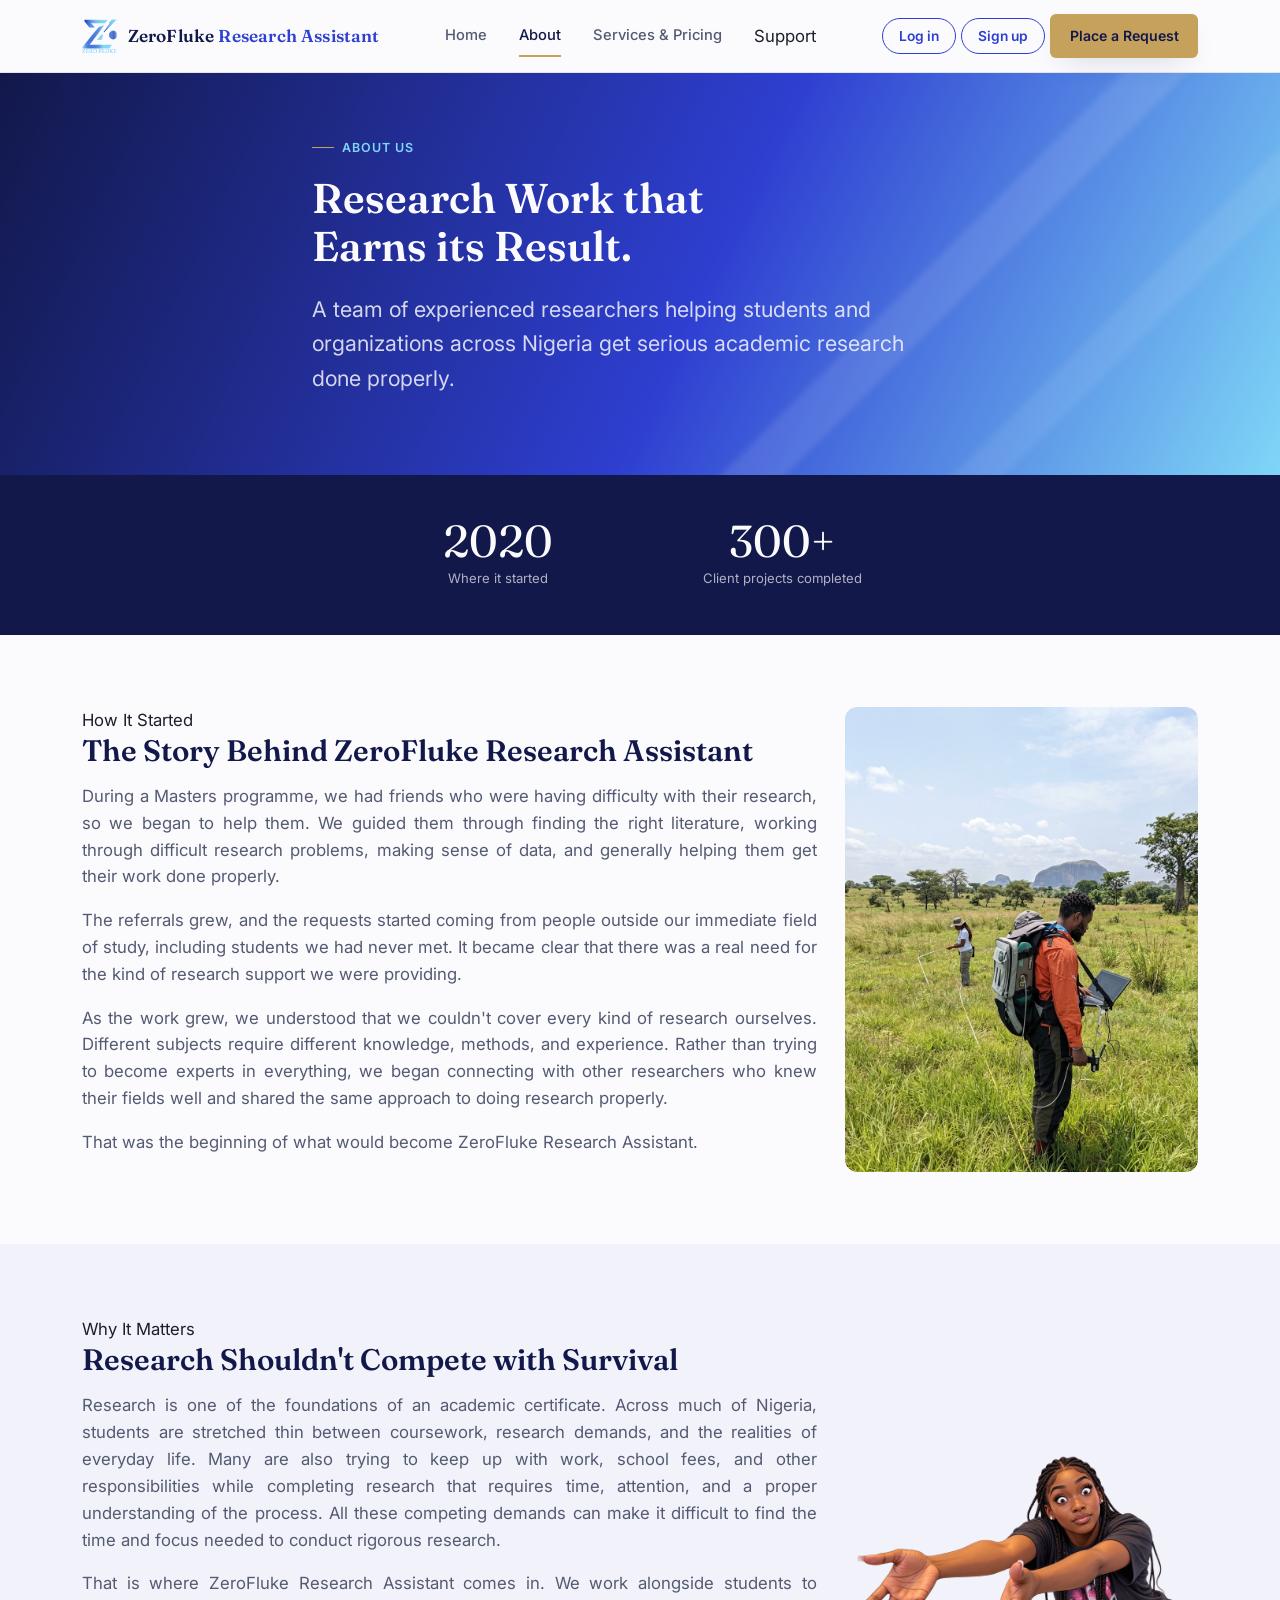
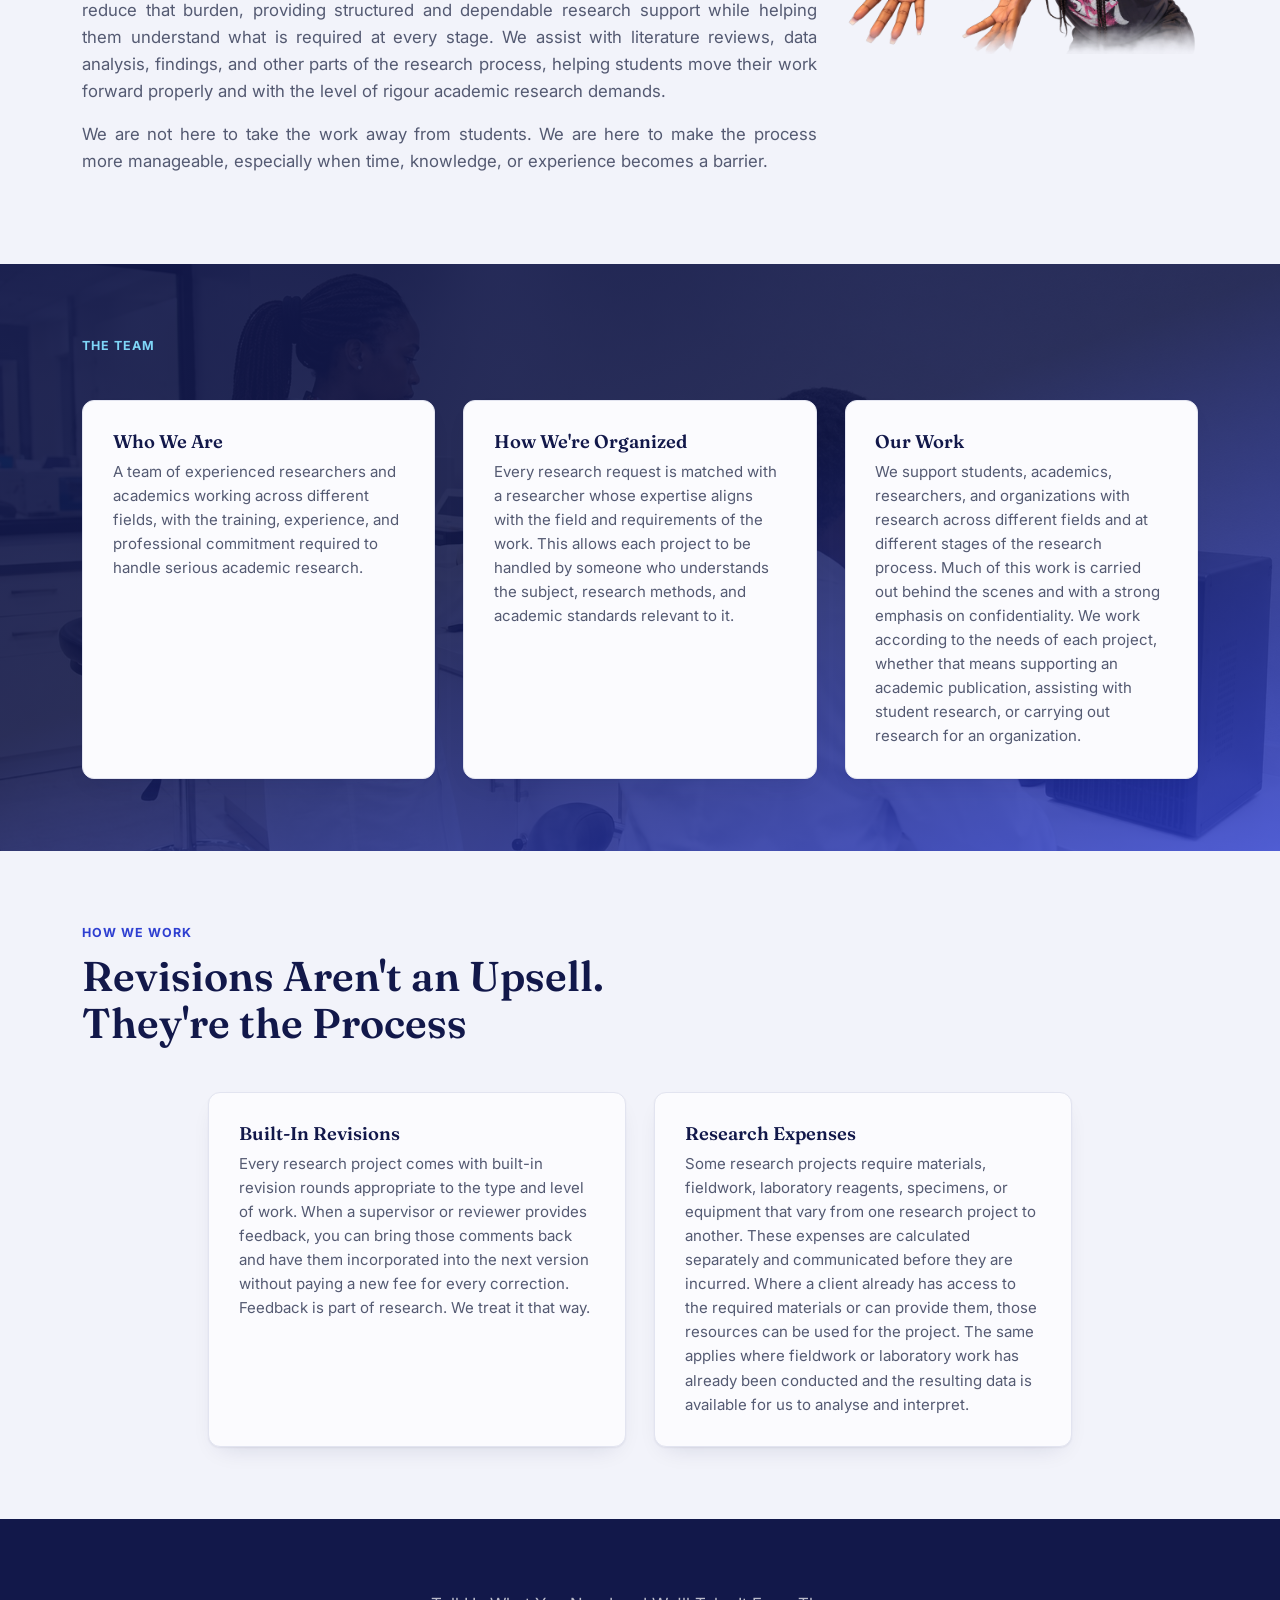
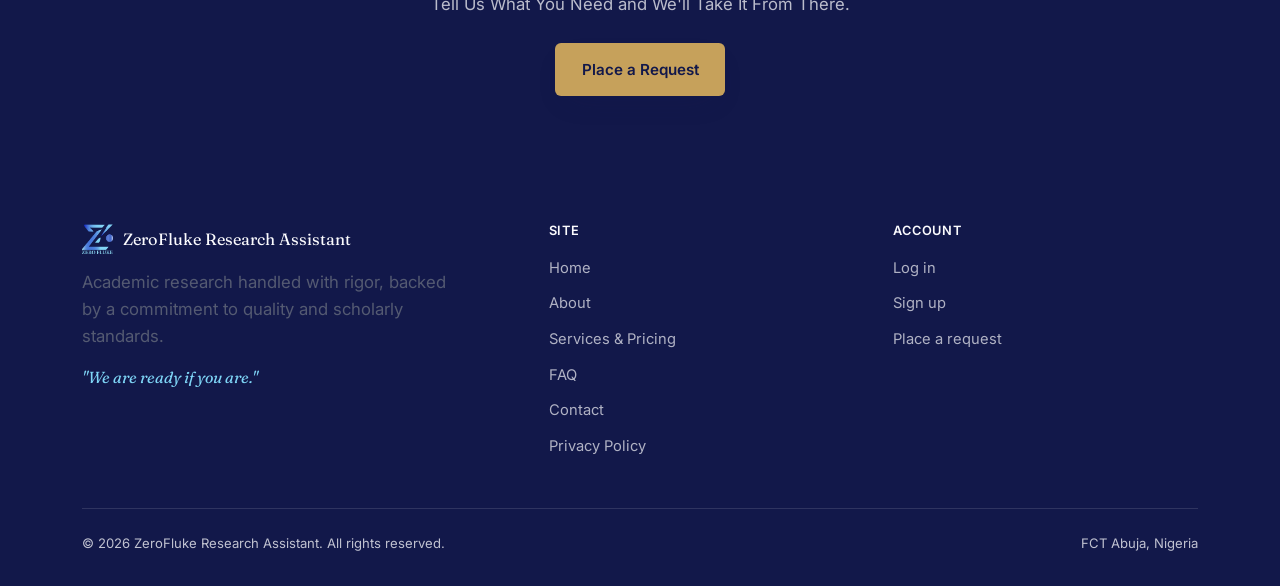
<file: about.html>
<!DOCTYPE html>
<html lang="en">
<head>
<meta charset="UTF-8">
<meta name="viewport" content="width=device-width, initial-scale=1.0">
<title>About | ZeroFluke Research Assistant</title>
<meta name="description" content="ZeroFluke Research Assistant grew from informal research help in 2020 into a 12-person team of postgraduate researchers who have completed over 200 client projects.">
<link rel="icon" href="assets/logo.png">
<link rel="preconnect" href="https://fonts.googleapis.com">
<link href="https://fonts.googleapis.com/css2?family=Fraunces:ital,wght@0,500;0,600;1,500&family=Inter:wght@400;500;600;700&display=swap" rel="stylesheet">
<link rel="stylesheet" href="css/style.css">
</head>
<body data-page="about">

<div data-include="partials/header.html"></div>

<section class="hero hero-plain" style="padding-block:3.5rem 3rem;">
  <div class="container hero-inner">
    <span class="eyebrow">About Us</span>
    <h1 style="font-size:var(--step-3);">Research Work that Earns its Result.</h1>
    <p class="lead">A team of experienced researchers helping students and organizations across Nigeria get serious academic research done properly.</p>
  </div>
</section>

<section class="section-dark section-tight">
  <div class="container">
    <div class="stat-grid stat-grid-2">
      <div class="stat-block">
        <span class="stat-num">2020</span>
        <span class="stat-label">Where it started</span>
      </div>
      <div class="stat-block">
        <span class="stat-num">300+</span>
        <span class="stat-label">Client projects completed</span>
      </div>
    </div>
  </div>
</section>

<section class="section">
  <div class="container">
    <div class="grid grid-3" style="align-items:stretch;">
      <div style="grid-column: span 2;text-align:justify;">
        <span class="kicker">How It Started</span>
        <h2 style="font-size:var(--step-2);">The Story Behind ZeroFluke Research Assistant</h2>
        <p>During a Masters programme, we had friends who were having difficulty with their research, so we began to help them. We guided them through finding the right literature, working through difficult research problems, making sense of data, and generally helping them get their work done properly.</p>
        <p>The referrals grew, and the requests started coming from people outside our immediate field of study, including students we had never met. It became clear that there was a real need for the kind of research support we were providing.</p>
        <p>As the work grew, we understood that we couldn't cover every kind of research ourselves. Different subjects require different knowledge, methods, and experience. Rather than trying to become experts in everything, we began connecting with other researchers who knew their fields well and shared the same approach to doing research properly.</p>
        <p>That was the beginning of what would become ZeroFluke Research Assistant.</p>
      </div>
      <div class="img-placeholder has-photo" style="aspect-ratio:auto;height:100%;min-height:22rem;">
        <img src="assets/photos/fieldwork-research.jpg" alt="Research fieldwork in progress" class="section-photo">
      </div>
    </div>
  </div>
</section>

<section class="section section-alt">
  <div class="container">
    <div class="grid grid-3" style="align-items:center;">
      <div style="grid-column: span 2;text-align:justify;">
        <span class="kicker">Why It Matters</span>
        <h2 style="font-size:var(--step-2);">Research Shouldn't Compete with Survival</h2>
        <p>Research is one of the foundations of an academic certificate. Across much of Nigeria, students are stretched thin between coursework, research demands, and the realities of everyday life. Many are also trying to keep up with work, school fees, and other responsibilities while completing research that requires time, attention, and a proper understanding of the process. All these competing demands can make it difficult to find the time and focus needed to conduct rigorous research.</p>
        <p>That is where ZeroFluke Research Assistant comes in. We work alongside students to reduce that burden, providing structured and dependable research support while helping them understand what is required at every stage. We assist with literature reviews, data analysis, findings, and other parts of the research process, helping students move their work forward properly and with the level of rigour academic research demands.</p>
        <p>We are not here to take the work away from students. We are here to make the process more manageable, especially when time, knowledge, or experience becomes a barrier.</p>
      </div>
      <div>
        <img src="assets/photos/why-it-matters.png" alt="Illustration representing ZeroFluke reaching out to support students" style="width:100%;height:auto;display:block;">
      </div>
    </div>
  </div>
</section>

<section class="how-it-works-photo team-photo-section">
  <img src="assets/photos/lab-research.jpg" alt="ZeroFluke researchers reviewing lab equipment and quality-control software" class="hiw-bg-photo">
  <div class="hiw-overlay"></div>
  <div class="container hiw-inner">
    <div class="section-head">
      <span class="kicker">The Team</span>
    </div>
    <div class="grid grid-3">
      <div class="card">
        <h3>Who We Are</h3>
        <p>A team of experienced researchers and academics working across different fields, with the training, experience, and professional commitment required to handle serious academic research.</p>
      </div>
      <div class="card">
        <h3>How We're Organized</h3>
        <p>Every research request is matched with a researcher whose expertise aligns with the field and requirements of the work. This allows each project to be handled by someone who understands the subject, research methods, and academic standards relevant to it.</p>
      </div>
      <div class="card">
        <h3>Our Work</h3>
        <p>We support students, academics, researchers, and organizations with research across different fields and at different stages of the research process. Much of this work is carried out behind the scenes and with a strong emphasis on confidentiality. We work according to the needs of each project, whether that means supporting an academic publication, assisting with student research, or carrying out research for an organization.</p>
      </div>
    </div>
  </div>
</section>

<section class="section section-alt">
  <div class="container">
    <div class="section-head">
      <span class="kicker">How We Work</span>
      <h2>Revisions Aren't an Upsell. They're the Process</h2>
    </div>
    <div class="grid grid-2">
      <div class="card">
        <h3>Built-In Revisions</h3>
        <p>Every research project comes with built-in revision rounds appropriate to the type and level of work. When a supervisor or reviewer provides feedback, you can bring those comments back and have them incorporated into the next version without paying a new fee for every correction. Feedback is part of research. We treat it that way.</p>
      </div>
      <div class="card">
        <h3>Research Expenses</h3>
        <p>Some research projects require materials, fieldwork, laboratory reagents, specimens, or equipment that vary from one research project to another. These expenses are calculated separately and communicated before they are incurred. Where a client already has access to the required materials or can provide them, those resources can be used for the project. The same applies where fieldwork or laboratory work has already been conducted and the resulting data is available for us to analyse and interpret.</p>
      </div>
    </div>
  </div>
</section>

<section class="section section-dark">
  <div class="container text-center">
    <p style="max-width:44ch;margin-inline:auto;">Tell Us What You Need and We'll Take It From There.</p>
    <a href="order.html" class="btn btn-primary" style="margin-top:0.5rem;">Place a Request</a>
  </div>
</section>

<div data-include="partials/footer.html"></div>
<script src="js/main.js"></script>
</body>
</html>
</file>
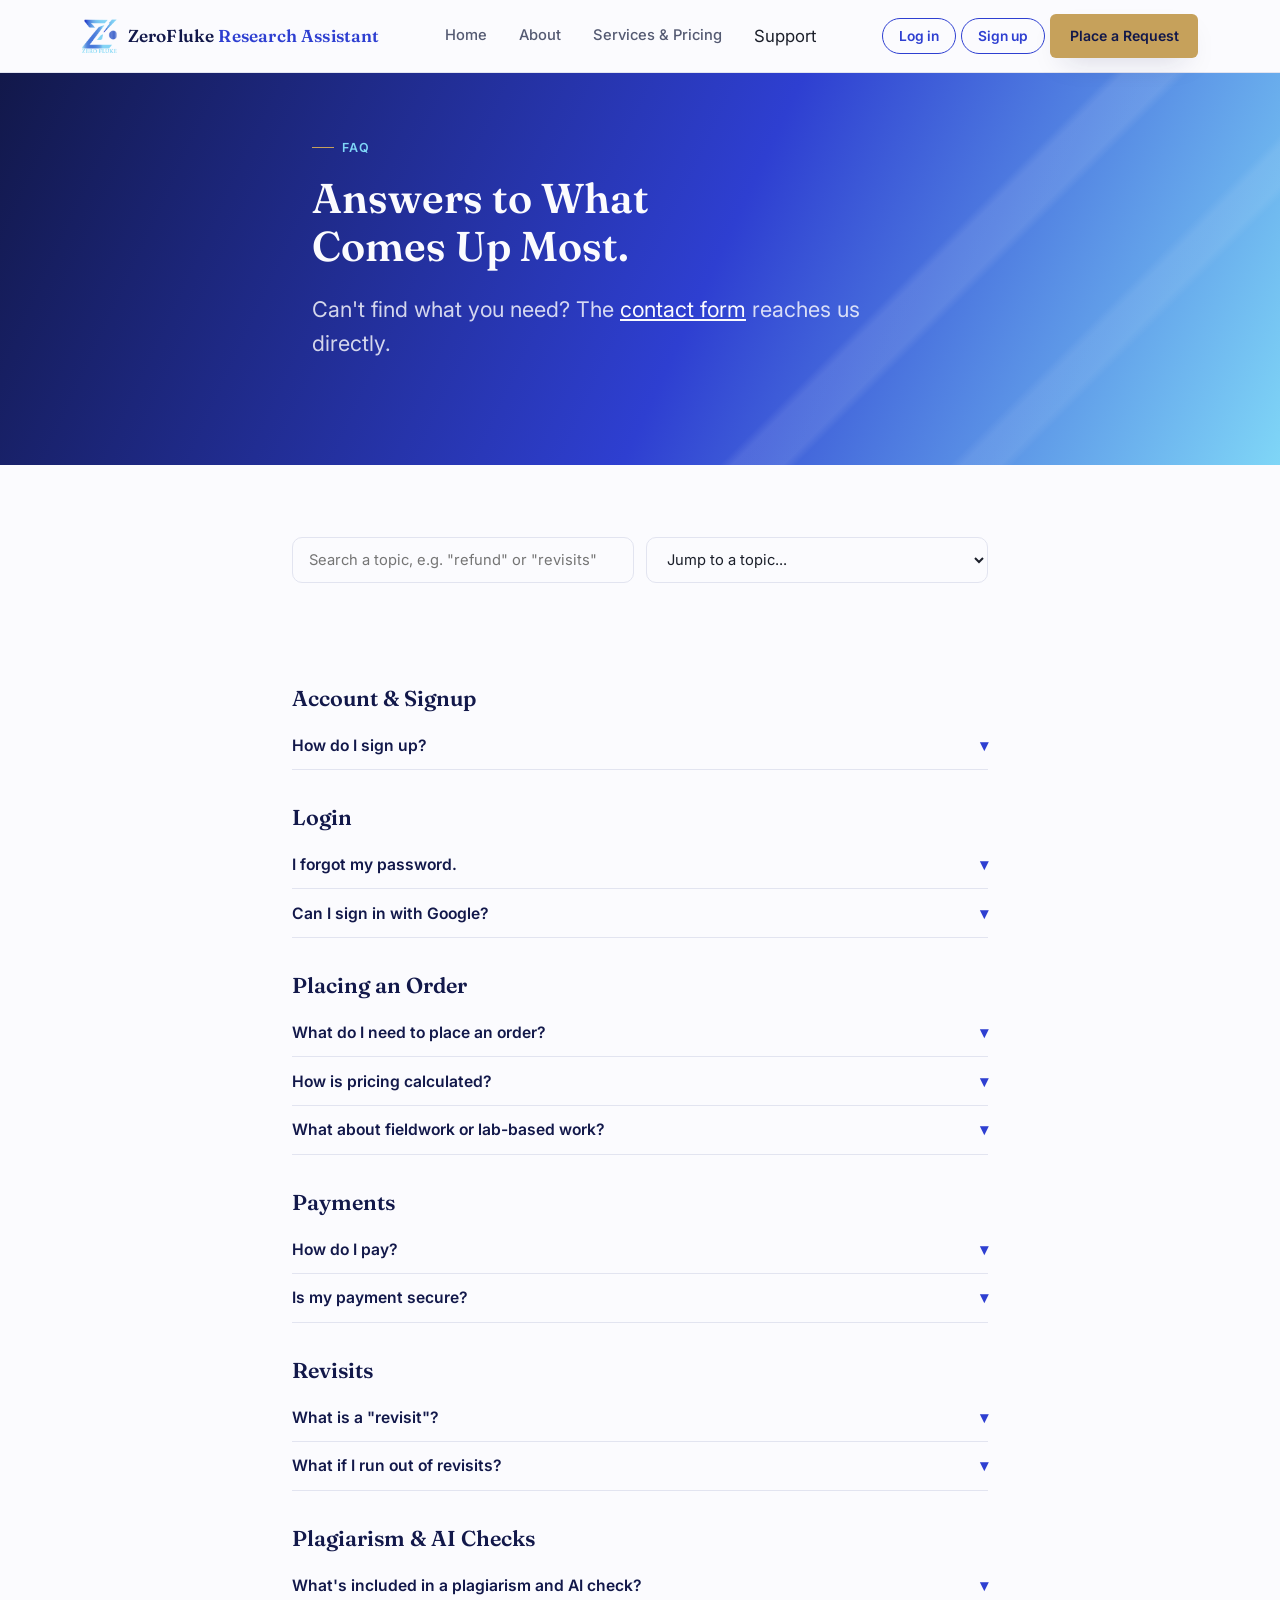
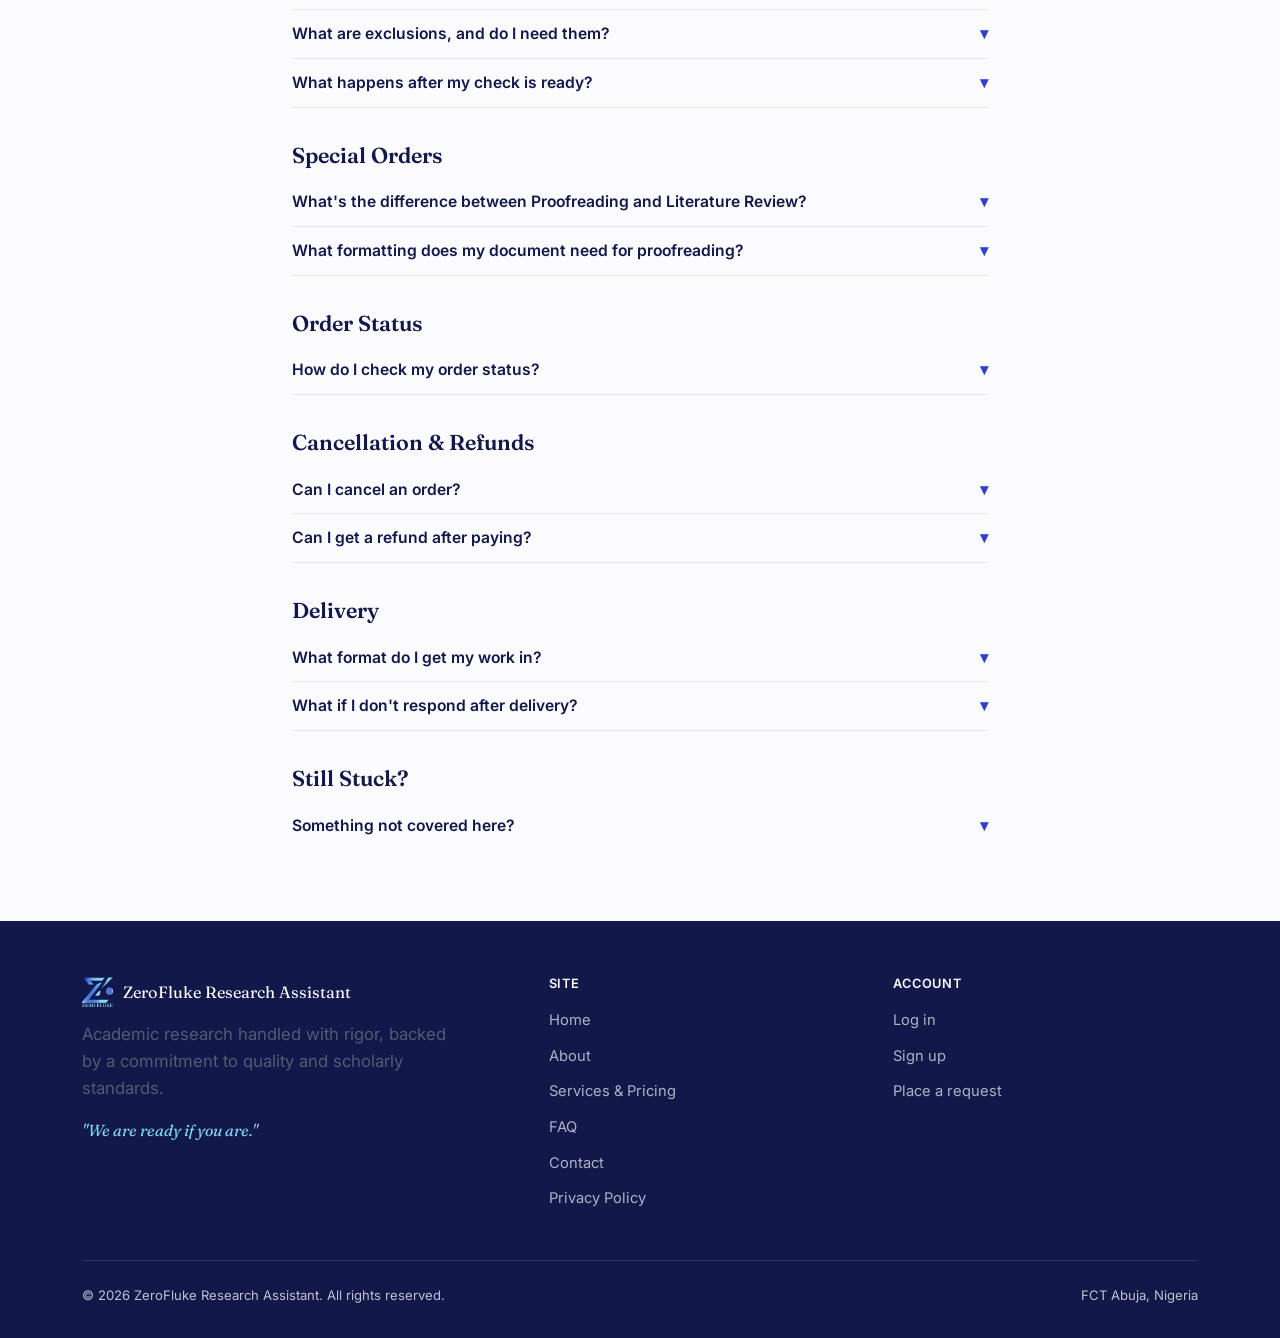
<file: faq.html>
<!DOCTYPE html>
<html lang="en">
<head>
<meta charset="UTF-8">
<meta name="viewport" content="width=device-width, initial-scale=1.0">
<title>FAQ | ZeroFluke Research Assistant</title>
<link rel="icon" href="assets/logo.png">
<link rel="preconnect" href="https://fonts.googleapis.com">
<link href="https://fonts.googleapis.com/css2?family=Fraunces:ital,wght@0,500;0,600;1,500&family=Inter:wght@400;500;600;700&display=swap" rel="stylesheet">
<link rel="stylesheet" href="css/style.css">
</head>
<body data-page="faq">

<div data-include="partials/header.html"></div>

<section class="hero hero-plain" style="padding-block:3.5rem 4.5rem;">
  <div class="container hero-inner">
    <span class="eyebrow">FAQ</span>
    <h1 style="font-size:var(--step-3);">Answers to What Comes Up Most.</h1>
    <p class="lead">Can't find what you need? The <a href="contact.html" style="color:var(--paper);text-decoration:underline;">contact form</a> reaches us directly.</p>
  </div>
</section>

<section class="section" style="padding-bottom:0;">
  <div class="container" style="max-width:760px;">
    <div class="faq-search-row">
      <input type="text" id="faqSearch" placeholder="Search a topic, e.g. &quot;refund&quot; or &quot;revisits&quot;">
      <select id="faqJump">
        <option value="">Jump to a topic...</option>
      </select>
    </div>
    <p class="field-hint" id="faqNoResults" style="display:none;">No matching topics. Try a different word, or use the contact form below.</p>
  </div>
</section>

<section class="section">
  <div class="container" style="max-width:760px;">

    <div class="faq-category">
      <h2>Account &amp; Signup</h2>

      <div class="faq-item">
        <button class="faq-question">How do I sign up?<span class="faq-caret">&#9662;</span></button>
        <div class="faq-answer">Fill in the signup form with your name, email, phone number, and password, then confirm your password. A verification link will be sent to your registered email. Click the link to verify your account, then log in using your email and password.</div>
      </div>
    </div>

    <div class="faq-category">
      <h2>Login</h2>

      <div class="faq-item">
        <button class="faq-question">I forgot my password.<span class="faq-caret">&#9662;</span></button>
        <div class="faq-answer">Use "Forgot password" on the login page for a reset link sent to your email.</div>
      </div>

      <div class="faq-item">
        <button class="faq-question">Can I sign in with Google?<span class="faq-caret">&#9662;</span></button>
        <div class="faq-answer">Yes. If it's your first time signing up with Google, you'll be asked to provide a phone number to finish setting up your account. After that, signing in with Google is instant.</div>
      </div>
    </div>

    <div class="faq-category">
      <h2>Placing an Order</h2>

      <div class="faq-item">
        <button class="faq-question">What do I need to place an order?<span class="faq-caret">&#9662;</span></button>
        <div class="faq-answer">Your academic level, field/programme, topic, referencing style, how many revisits you'd like, and your preferred deadline. Pricing updates live as you fill it in.</div>
      </div>

      <div class="faq-item">
        <button class="faq-question">How is pricing calculated?<span class="faq-caret">&#9662;</span></button>
        <div class="faq-answer">Each academic level has a base price and a standard number of included revisits. Extra revisits cost a flat fee each. Asking for the work sooner than our standard timeline adds a percentage of the base price per day earlier, but never below a minimum turnaround floor.</div>
      </div>

      <div class="faq-item">
        <button class="faq-question">What about fieldwork or lab-based work?<span class="faq-caret">&#9662;</span></button>
        <div class="faq-answer">Flag it as science-based work on the order form. That part is quoted separately, since costs vary a lot case by case, and the cost would be provided via your registered email after a market survey. If you already have the required materials or samples, you're welcome to provide them yourself. The same applies if your fieldwork or lab work is already being carried out elsewhere, you can share the results with us as they become available. Once we send you the cost details, you can reply and let us know which option works best for you.</div>
      </div>
    </div>

    <div class="faq-category">
      <h2>Payments</h2>

      <div class="faq-item">
        <button class="faq-question">How do I pay?<span class="faq-caret">&#9662;</span></button>
        <div class="faq-answer">We accept a 70% upfront payment, with the balance due before final delivery, or full payment upfront for a small discount.</div>
      </div>

      <div class="faq-item">
        <button class="faq-question">Is my payment secure?<span class="faq-caret">&#9662;</span></button>
        <div class="faq-answer">Yes, all payments are processed through Paystack.</div>
      </div>
    </div>

    <div class="faq-category">
      <h2>Revisits</h2>

      <div class="faq-item">
        <button class="faq-question">What is a "revisit"?<span class="faq-caret">&#9662;</span></button>
        <div class="faq-answer">A revisit is when we make corrections and edits to your work based on feedback you upload, most commonly your supervisor's comments, though any feedback you receive works the same way. Each academic level comes with a set number of revisits included.</div>
      </div>

      <div class="faq-item">
        <button class="faq-question">What if I run out of revisits?<span class="faq-caret">&#9662;</span></button>
        <div class="faq-answer">You can top up more revisits at any point while your order is ongoing, at a flat fee per revisit.</div>
      </div>
    </div>

    <div class="faq-category">
      <h2>Plagiarism &amp; AI Checks</h2>

      <div class="faq-item">
        <button class="faq-question">What's included in a plagiarism and AI check?<span class="faq-caret">&#9662;</span></button>
        <div class="faq-answer">You can request a plagiarism check, an AI detection check, or both together. Results are usually ready within 2 hours, and never take longer than 12 hours.</div>
      </div>

      <div class="faq-item">
        <button class="faq-question">What are exclusions, and do I need them?<span class="faq-caret">&#9662;</span></button>
        <div class="faq-answer">Exclusions let you leave out sections like your bibliography, direct quotes, or preliminary pages from the plagiarism scan, matching what your university's policy allows. Check your school's handbook if you're not sure.</div>
      </div>

      <div class="faq-item">
        <button class="faq-question">What happens after my check is ready?<span class="faq-caret">&#9662;</span></button>
        <div class="faq-answer">Your dashboard will show the report as ready, with a download button for your report. You can request an update at any time while it's in progress.</div>
      </div>
    </div>

    <div class="faq-category">
      <h2>Special Orders</h2>

      <div class="faq-item">
        <button class="faq-question">What's the difference between Proofreading and Literature Review?<span class="faq-caret">&#9662;</span></button>
        <div class="faq-answer">Proofreading is for a document you've already written, priced by page count. Literature Review is a standalone review of existing works on your topic, priced by how many works you'd like reviewed.</div>
      </div>

      <div class="faq-item">
        <button class="faq-question">What formatting does my document need for proofreading?<span class="faq-caret">&#9662;</span></button>
        <div class="faq-answer">Times New Roman, 12pt, double spaced. Documents that don't meet this may be retained while we follow up with you.</div>
      </div>
    </div>

    <div class="faq-category">
      <h2>Order Status</h2>

      <div class="faq-item">
        <button class="faq-question">How do I check my order status?<span class="faq-caret">&#9662;</span></button>
        <div class="faq-answer">Your <a href="dashboard.html">dashboard</a> lists every order you've placed with its current status: Request Pending (awaiting payment), Ongoing, Completed, or Cancelled.</div>
      </div>
    </div>

    <div class="faq-category">
      <h2>Cancellation &amp; Refunds</h2>

      <div class="faq-item">
        <button class="faq-question">Can I cancel an order?<span class="faq-caret">&#9662;</span></button>
        <div class="faq-answer">Yes, if you haven't paid yet, you can cancel it directly from your dashboard at no cost.</div>
      </div>

      <div class="faq-item">
        <button class="faq-question">Can I get a refund after paying?<span class="faq-caret">&#9662;</span></button>
        <div class="faq-answer">Yes, within 3 days of your payment, you can withdraw and request a refund directly from your dashboard, minus a small deduction. This only applies to your original upfront or full payment, not later balance payments.</div>
      </div>
    </div>

    <div class="faq-category">
      <h2>Delivery</h2>

      <div class="faq-item">
        <button class="faq-question">What format do I get my work in?<span class="faq-caret">&#9662;</span></button>
        <div class="faq-answer">Interim drafts come as PDF. Final delivered work comes in both Word and PDF.</div>
      </div>

      <div class="faq-item">
        <button class="faq-question">What if I don't respond after delivery?<span class="faq-caret">&#9662;</span></button>
        <div class="faq-answer">If you don't mark the work satisfactory within a set number of days after delivery, the order automatically completes.</div>
      </div>
    </div>

    <div class="faq-category" style="margin-bottom:0;">
      <h2>Still Stuck?</h2>
      <div class="faq-item" style="border-bottom:none;">
        <button class="faq-question">Something not covered here?<span class="faq-caret">&#9662;</span></button>
        <div class="faq-answer">Use the <a href="contact.html">contact form</a>, we reply personally, usually within 1 to 2 business days.</div>
      </div>
    </div>

  </div>
</section>

<div data-include="partials/footer.html"></div>
<script src="js/main.js"></script>
<script>
  document.querySelectorAll(".faq-question").forEach(function (btn) {
    btn.addEventListener("click", function () {
      btn.closest(".faq-item").classList.toggle("open");
    });
  });

  // Give every item and category a stable, findable id, and build the
  // "Jump to a topic" dropdown from the actual page content rather than a
  // hardcoded list, so it can never drift out of sync with the real FAQ.
  (function setupFaqSearchAndJump() {
    const jumpSelect = document.getElementById("faqJump");
    const searchInput = document.getElementById("faqSearch");
    const noResults = document.getElementById("faqNoResults");
    let itemIndex = 0;

    document.querySelectorAll(".faq-category").forEach(function (category) {
      const categoryName = category.querySelector("h2").textContent;
      const categoryGroup = document.createElement("optgroup");
      categoryGroup.label = categoryName;

      category.querySelectorAll(".faq-item").forEach(function (item) {
        const questionBtn = item.querySelector(".faq-question");
        const questionText = questionBtn.childNodes[0].textContent.trim();
        const id = "faq-item-" + (itemIndex++);
        item.id = id;

        const option = document.createElement("option");
        option.value = id;
        option.textContent = questionText;
        categoryGroup.appendChild(option);
      });

      jumpSelect.appendChild(categoryGroup);
    });

    jumpSelect.addEventListener("change", function () {
      const id = jumpSelect.value;
      if (!id) return;
      const target = document.getElementById(id);
      target.classList.add("open");
      target.scrollIntoView({ behavior: "smooth", block: "center" });
      jumpSelect.value = "";
    });

    searchInput.addEventListener("input", function () {
      const query = searchInput.value.trim().toLowerCase();
      let anyVisible = false;

      document.querySelectorAll(".faq-category").forEach(function (category) {
        let categoryHasMatch = false;

        category.querySelectorAll(".faq-item").forEach(function (item) {
          const text = item.textContent.toLowerCase();
          const matches = !query || text.includes(query);
          item.style.display = matches ? "" : "none";
          if (matches) {
            categoryHasMatch = true;
            anyVisible = true;
            if (query) item.classList.add("open");
          }
        });

        category.style.display = categoryHasMatch ? "" : "none";
      });

      noResults.style.display = anyVisible ? "none" : "block";
    });
  })();
</script>
</body>
</html>
</file>
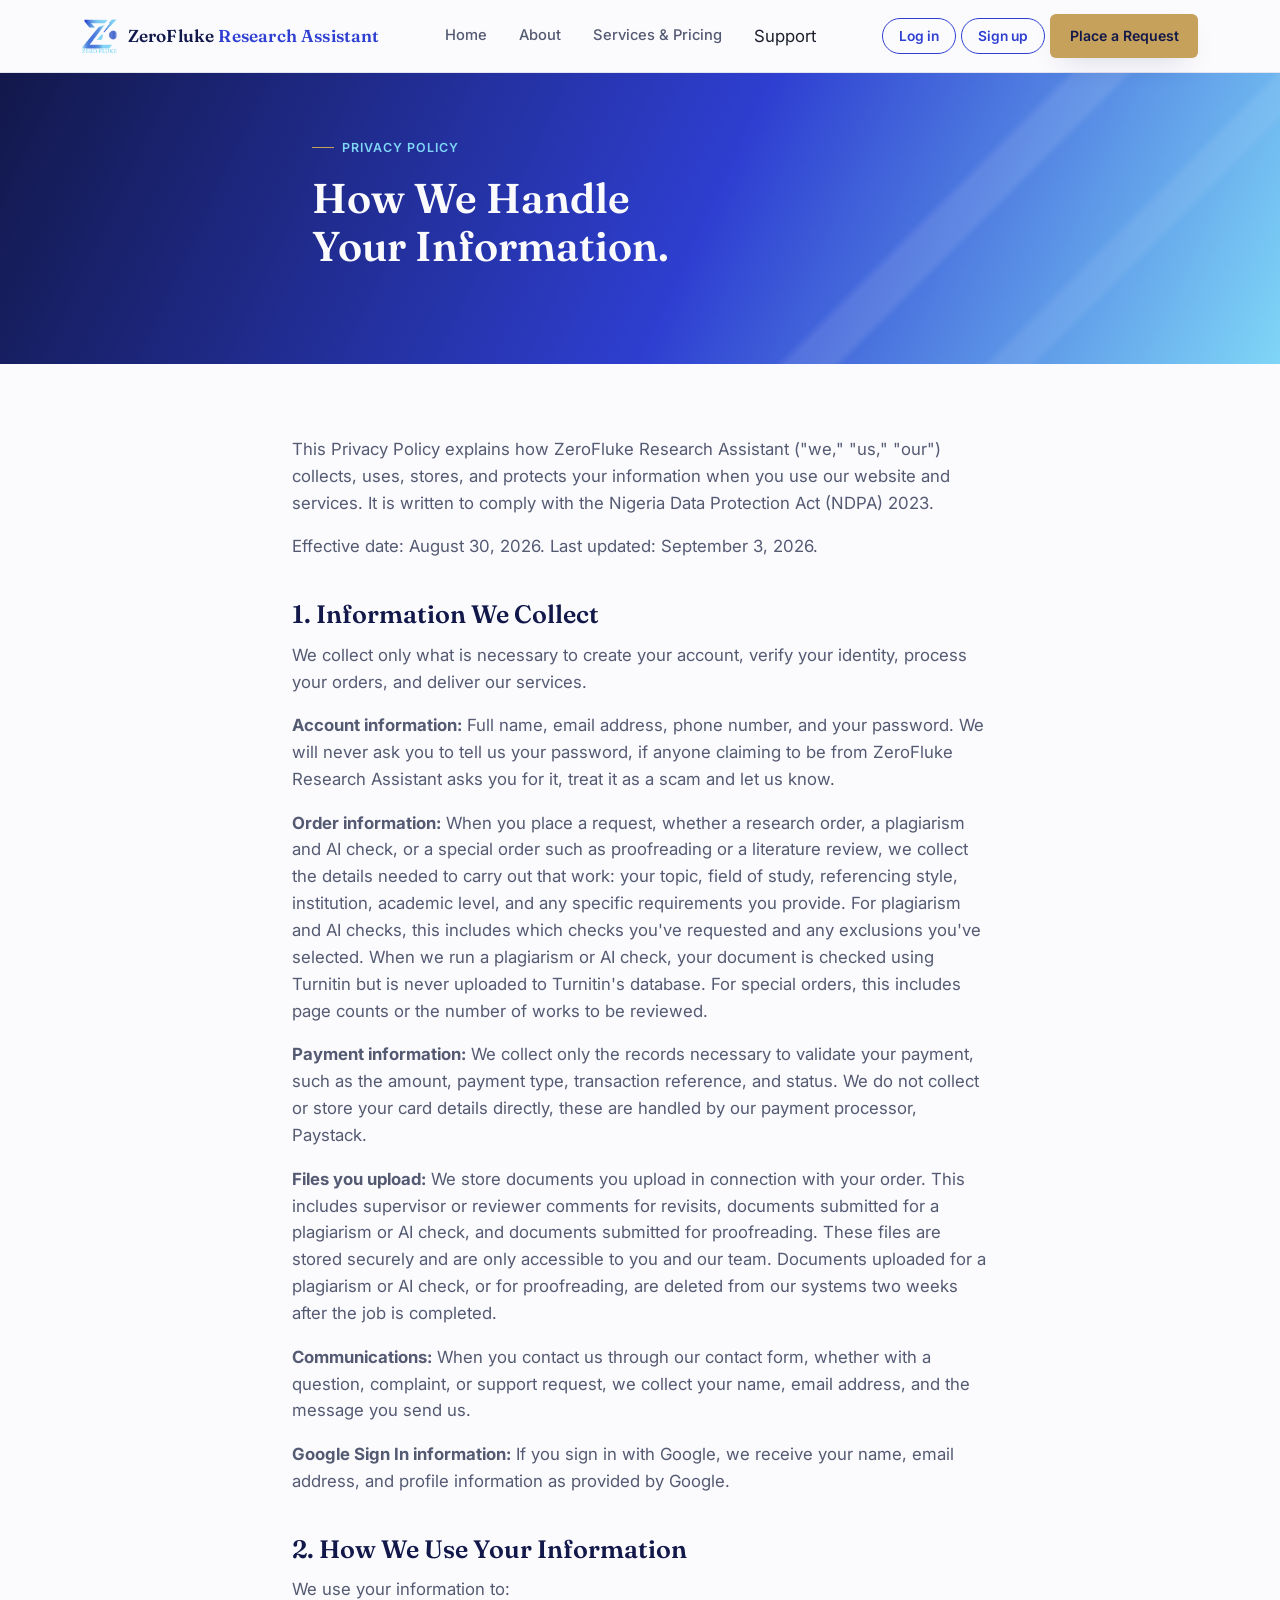
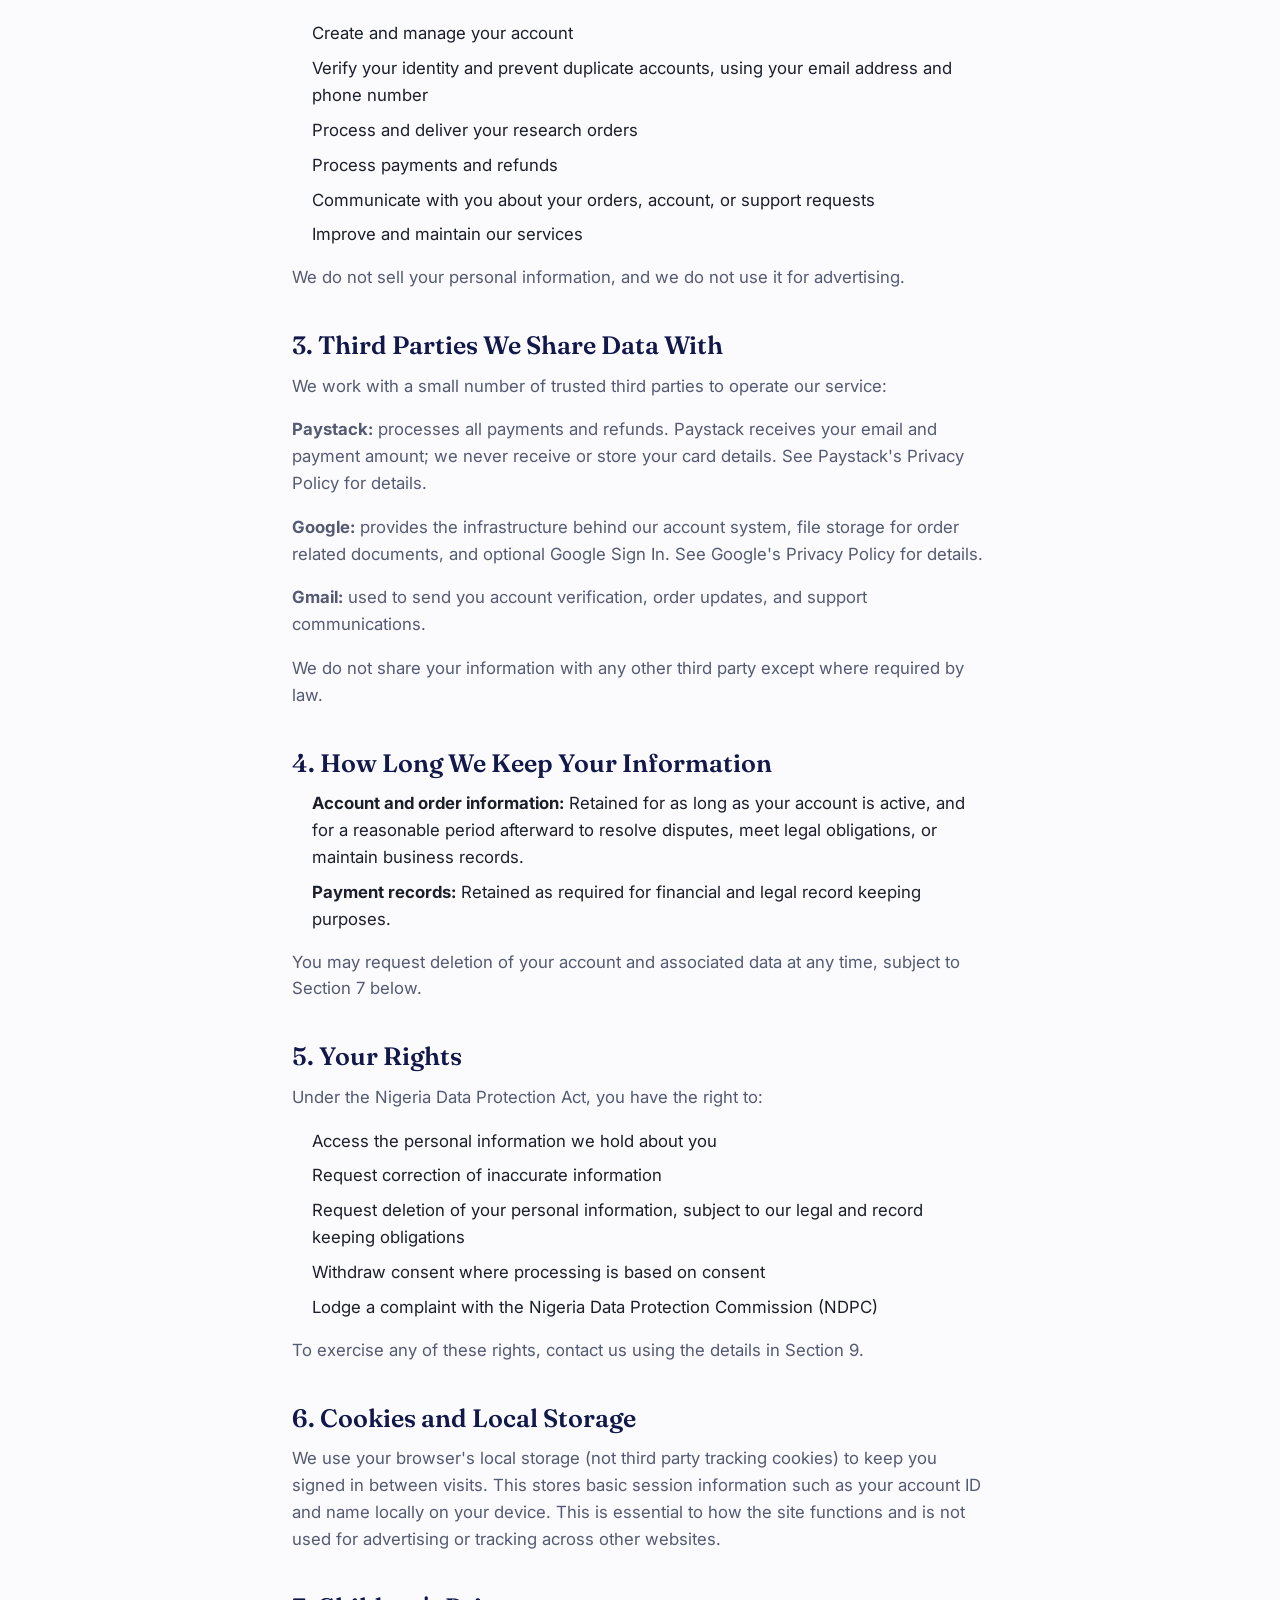
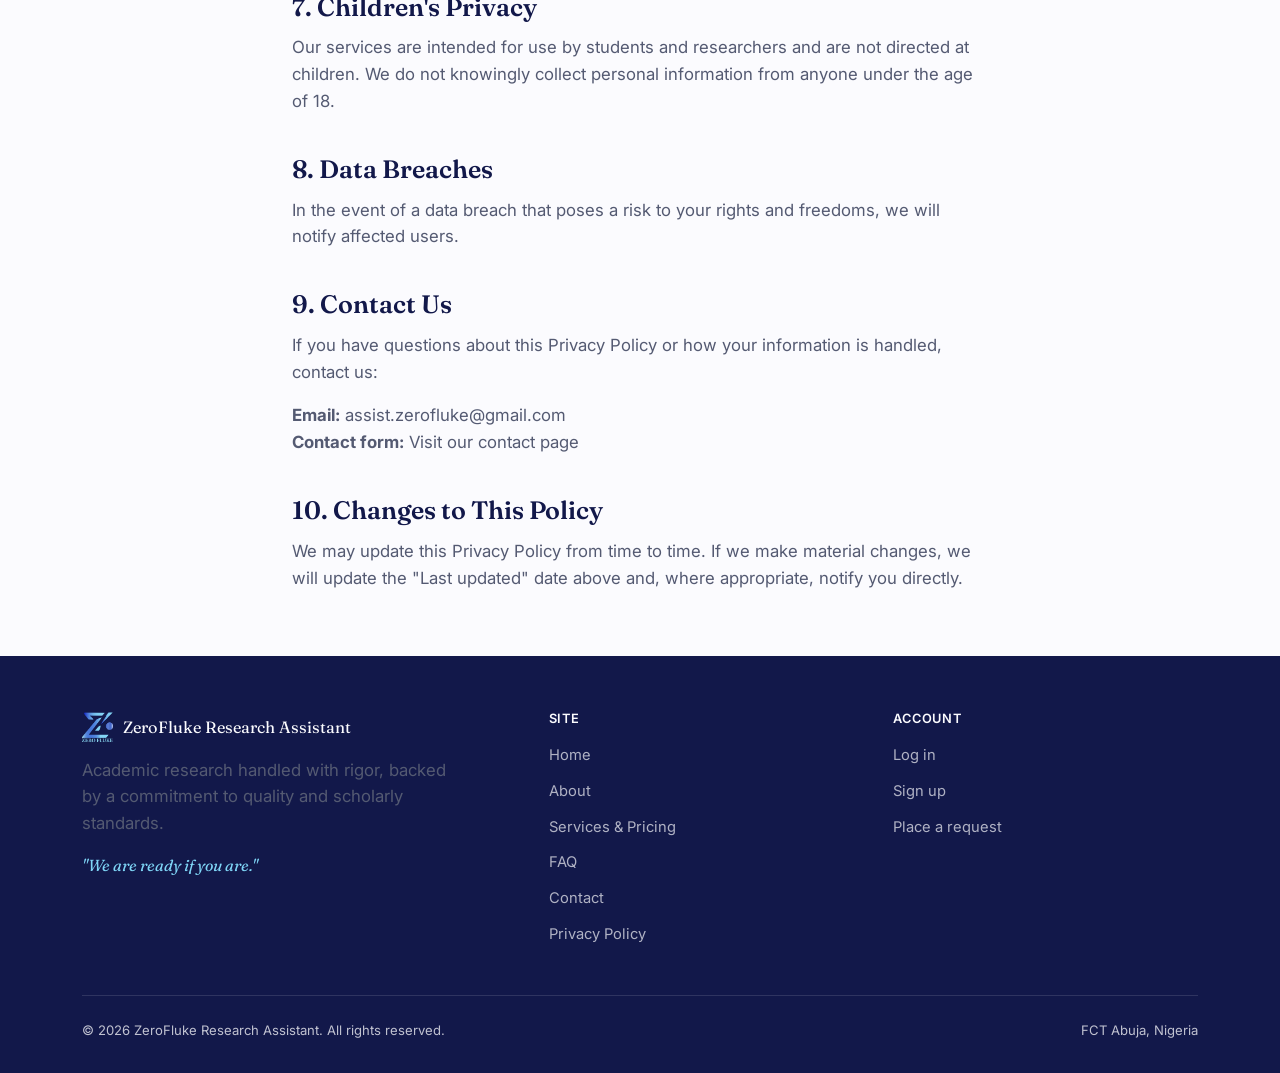
<file: privacy-policy.html>
<!DOCTYPE html>
<html lang="en">
<head>
<meta charset="UTF-8">
<meta name="viewport" content="width=device-width, initial-scale=1.0">
<title>Privacy Policy | ZeroFluke Research Assistant</title>
<link rel="icon" href="assets/logo.png">
<link rel="preconnect" href="https://fonts.googleapis.com">
<link href="https://fonts.googleapis.com/css2?family=Fraunces:ital,wght@0,500;0,600;1,500&family=Inter:wght@400;500;600;700&display=swap" rel="stylesheet">
<link rel="stylesheet" href="css/style.css">
</head>
<body data-page="privacy-policy">

<div data-include="partials/header.html"></div>

<section class="hero hero-plain" style="padding-block:3.5rem 4.5rem;">
  <div class="container hero-inner">
    <span class="eyebrow">Privacy Policy</span>
    <h1 style="font-size:var(--step-3);">How We Handle Your Information.</h1>
  </div>
</section>

<section class="section" style="padding-bottom:3rem;">
  <div class="container" style="max-width:760px;">

    <p>This Privacy Policy explains how ZeroFluke Research Assistant ("we," "us," "our") collects, uses, stores, and protects your information when you use our website and services. It is written to comply with the Nigeria Data Protection Act (NDPA) 2023.</p>

    <p>Effective date: August 30, 2026. Last updated: September 3, 2026.</p>

    <h2 style="margin-top:2.5rem;">1. Information We Collect</h2>
    <p>We collect only what is necessary to create your account, verify your identity, process your orders, and deliver our services.</p>
    <p><strong>Account information:</strong> Full name, email address, phone number, and your password. We will never ask you to tell us your password, if anyone claiming to be from ZeroFluke Research Assistant asks you for it, treat it as a scam and let us know.</p>
    <p><strong>Order information:</strong> When you place a request, whether a research order, a plagiarism and AI check, or a special order such as proofreading or a literature review, we collect the details needed to carry out that work: your topic, field of study, referencing style, institution, academic level, and any specific requirements you provide. For plagiarism and AI checks, this includes which checks you've requested and any exclusions you've selected. When we run a plagiarism or AI check, your document is checked using Turnitin but is never uploaded to Turnitin's database. For special orders, this includes page counts or the number of works to be reviewed.</p>
    <p><strong>Payment information:</strong> We collect only the records necessary to validate your payment, such as the amount, payment type, transaction reference, and status. We do not collect or store your card details directly, these are handled by our payment processor, Paystack.</p>
    <p><strong>Files you upload:</strong> We store documents you upload in connection with your order. This includes supervisor or reviewer comments for revisits, documents submitted for a plagiarism or AI check, and documents submitted for proofreading. These files are stored securely and are only accessible to you and our team. Documents uploaded for a plagiarism or AI check, or for proofreading, are deleted from our systems two weeks after the job is completed.</p>
    <p><strong>Communications:</strong> When you contact us through our contact form, whether with a question, complaint, or support request, we collect your name, email address, and the message you send us.</p>
    <p><strong>Google Sign In information:</strong> If you sign in with Google, we receive your name, email address, and profile information as provided by Google.</p>

    <h2 style="margin-top:2.5rem;">2. How We Use Your Information</h2>
    <p>We use your information to:</p>
    <ul class="policy-list">
      <li>Create and manage your account</li>
      <li>Verify your identity and prevent duplicate accounts, using your email address and phone number</li>
      <li>Process and deliver your research orders</li>
      <li>Process payments and refunds</li>
      <li>Communicate with you about your orders, account, or support requests</li>
      <li>Improve and maintain our services</li>
    </ul>
    <p>We do not sell your personal information, and we do not use it for advertising.</p>

    <h2 style="margin-top:2.5rem;">3. Third Parties We Share Data With</h2>
    <p>We work with a small number of trusted third parties to operate our service:</p>
    <p><strong>Paystack:</strong> processes all payments and refunds. Paystack receives your email and payment amount; we never receive or store your card details. See <a href="https://paystack.com/terms" target="_blank" rel="noopener">Paystack's Privacy Policy</a> for details.</p>
    <p><strong>Google:</strong> provides the infrastructure behind our account system, file storage for order related documents, and optional Google Sign In. See <a href="https://policies.google.com/privacy" target="_blank" rel="noopener">Google's Privacy Policy</a> for details.</p>
    <p><strong>Gmail:</strong> used to send you account verification, order updates, and support communications.</p>
    <p>We do not share your information with any other third party except where required by law.</p>

    <h2 style="margin-top:2.5rem;">4. How Long We Keep Your Information</h2>
    <ul class="policy-list">
      <li><strong>Account and order information:</strong> Retained for as long as your account is active, and for a reasonable period afterward to resolve disputes, meet legal obligations, or maintain business records.</li>
      <li><strong>Payment records:</strong> Retained as required for financial and legal record keeping purposes.</li>
    </ul>
    <p>You may request deletion of your account and associated data at any time, subject to Section 7 below.</p>

    <h2 style="margin-top:2.5rem;">5. Your Rights</h2>
    <p>Under the Nigeria Data Protection Act, you have the right to:</p>
    <ul class="policy-list">
      <li>Access the personal information we hold about you</li>
      <li>Request correction of inaccurate information</li>
      <li>Request deletion of your personal information, subject to our legal and record keeping obligations</li>
      <li>Withdraw consent where processing is based on consent</li>
      <li>Lodge a complaint with the Nigeria Data Protection Commission (NDPC)</li>
    </ul>
    <p>To exercise any of these rights, contact us using the details in Section 9.</p>

    <h2 style="margin-top:2.5rem;">6. Cookies and Local Storage</h2>
    <p>We use your browser's local storage (not third party tracking cookies) to keep you signed in between visits. This stores basic session information such as your account ID and name locally on your device. This is essential to how the site functions and is not used for advertising or tracking across other websites.</p>

    <h2 style="margin-top:2.5rem;">7. Children's Privacy</h2>
    <p>Our services are intended for use by students and researchers and are not directed at children. We do not knowingly collect personal information from anyone under the age of 18.</p>

    <h2 style="margin-top:2.5rem;">8. Data Breaches</h2>
    <p>In the event of a data breach that poses a risk to your rights and freedoms, we will notify affected users.</p>

    <h2 style="margin-top:2.5rem;">9. Contact Us</h2>
    <p>If you have questions about this Privacy Policy or how your information is handled, contact us:</p>
    <p><strong>Email:</strong> assist.zerofluke@gmail.com<br>
    <strong>Contact form:</strong> <a href="contact.html">Visit our contact page</a></p>

    <h2 style="margin-top:2.5rem;">10. Changes to This Policy</h2>
    <p>We may update this Privacy Policy from time to time. If we make material changes, we will update the "Last updated" date above and, where appropriate, notify you directly.</p>

  </div>
</section>

<div data-include="partials/footer.html"></div>
<script src="js/main.js"></script>
</body>
</html>
</file>
<file: css/style.css>
/* ==========================================================================
   ZeroFluke Research Assistant, Design Tokens & Base Styles
   ========================================================================== */

:root {
  /* Color, drawn from the existing ZeroFluke logo gradient */
  --deep-navy: #12184a;
  --royal-blue: #2e3fd1;
  --sky-blue: #7fd6f7;
  --sky-blue-pale: #e4f6fd;
  --gold: #c6a15b;
  --gold-deep: #a8863f;
  --paper: #fbfbfe;
  --paper-dim: #f2f3fa;
  --ink: #1b1f2a;
  --ink-soft: #545a72;
  --line: #e2e4f0;
  --success: #2f8f5b;
  --danger: #c0483a;

  /* Gradient signature */
  --brand-gradient: linear-gradient(115deg, var(--deep-navy) 0%, var(--royal-blue) 55%, var(--sky-blue) 100%);

  /* Type */
  --font-display: "Fraunces", "Iowan Old Style", Georgia, serif;
  --font-body: "Inter", -apple-system, BlinkMacSystemFont, "Segoe UI", sans-serif;
  --font-mono: "IBM Plex Mono", ui-monospace, SFMono-Regular, monospace;

  /* Scale */
  --step-0: clamp(1rem, 0.95rem + 0.25vw, 1.05rem);
  --step-1: clamp(1.15rem, 1.05rem + 0.5vw, 1.35rem);
  --step-2: clamp(1.4rem, 1.2rem + 1vw, 1.85rem);
  --step-3: clamp(1.8rem, 1.4rem + 2vw, 2.6rem);
  --step-4: clamp(2.3rem, 1.7rem + 3vw, 3.6rem);

  /* Layout */
  --container: 1180px;
  --radius-s: 6px;
  --radius-m: 12px;
  --radius-l: 22px;
  --shadow-soft: 0 12px 30px -14px rgba(18, 24, 74, 0.25);
  --shadow-card: 0 1px 2px rgba(18, 24, 74, 0.06), 0 10px 24px -12px rgba(18, 24, 74, 0.16);
}

/* ---------- Reset ---------- */
*, *::before, *::after { box-sizing: border-box; }
html { scroll-behavior: smooth; }
body {
  margin: 0;
  font-family: var(--font-body);
  font-size: var(--step-0);
  color: var(--ink);
  background: var(--paper);
  line-height: 1.6;
  -webkit-font-smoothing: antialiased;
}
img { max-width: 100%; display: block; }
a { color: inherit; text-decoration: none; }
ul { margin: 0; padding: 0; list-style: none; }
button { font-family: inherit; cursor: pointer; }
h1, h2, h3, h4 {
  font-family: var(--font-display);
  font-weight: 600;
  line-height: 1.15;
  margin: 0 0 0.5em;
  color: var(--deep-navy);
}
p { margin: 0 0 1em; color: var(--ink-soft); }
.container {
  width: 100%;
  max-width: var(--container);
  margin-inline: auto;
  padding-inline: 1.5rem;
}
@media (min-width: 640px) { .container { padding-inline: 2rem; } }

/* Visible keyboard focus everywhere */
a:focus-visible, button:focus-visible, input:focus-visible,
textarea:focus-visible, select:focus-visible {
  outline: 3px solid var(--gold);
  outline-offset: 2px;
}

@media (prefers-reduced-motion: reduce) {
  * { animation-duration: 0.01ms !important; animation-iteration-count: 1 !important; transition-duration: 0.01ms !important; scroll-behavior: auto !important; }
}

/* ---------- Buttons ---------- */
.btn {
  display: inline-flex;
  align-items: center;
  gap: 0.5rem;
  padding: 0.85rem 1.6rem;
  border-radius: var(--radius-s);
  font-weight: 600;
  font-size: 0.95rem;
  border: 1.5px solid transparent;
  transition: transform 0.15s ease, box-shadow 0.15s ease, background 0.15s ease;
}
.btn-primary {
  background: var(--gold);
  color: var(--deep-navy);
  box-shadow: var(--shadow-soft);
}
.btn-primary:hover { background: var(--gold-deep); transform: translateY(-1px); }
.btn-ghost {
  background: transparent;
  color: var(--paper);
  border-color: rgba(251, 251, 254, 0.4);
}
.btn-ghost:hover { border-color: var(--paper); background: rgba(251, 251, 254, 0.08); }
.btn-outline-dark {
  background: transparent;
  color: var(--deep-navy);
  border-color: var(--line);
}
.btn-outline-dark:hover { border-color: var(--royal-blue); color: var(--royal-blue); }

/* ---------- Header / Nav ---------- */
.site-header {
  position: sticky;
  top: 0;
  z-index: 100;
  background: rgba(251, 251, 254, 0.92);
  backdrop-filter: blur(10px);
  border-bottom: 1px solid var(--line);
}
.nav-row {
  display: flex;
  align-items: center;
  justify-content: space-between;
  padding-block: 0.9rem;
}
.brand {
  display: flex;
  align-items: center;
  gap: 0.65rem;
}
.brand img { height: 34px; width: auto; }
.brand-name {
  font-family: var(--font-display);
  font-weight: 600;
  font-size: 1.08rem;
  color: var(--deep-navy);
  letter-spacing: 0.01em;
}
.brand-name span { color: var(--royal-blue); }

.nav-links {
  display: none;
  align-items: center;
  gap: 2rem;
}
.nav-links a {
  font-size: 0.92rem;
  font-weight: 500;
  color: var(--ink-soft);
  position: relative;
  padding-block: 0.3rem;
}
.nav-links a:hover, .nav-links a.active { color: var(--deep-navy); }
.nav-links a.active::after {
  content: "";
  position: absolute;
  left: 0; right: 0; bottom: -4px;
  height: 2px;
  background: var(--gold);
}
.nav-cta { display: none; align-items: center; gap: 0.75rem; }
.nav-cta .btn { padding: 0.6rem 1.15rem; font-size: 0.88rem; }
.nav-login {
  font-size: 0.86rem;
  font-weight: 600;
  color: var(--royal-blue);
  padding: 0.55rem 1rem;
  border: 1.5px solid var(--royal-blue);
  border-radius: 999px;
}
.nav-login:hover { background: var(--sky-blue-pale); }

.nav-toggle {
  display: inline-flex;
  align-items: center;
  justify-content: center;
  width: 42px; height: 42px;
  background: none;
  border: 1.5px solid var(--line);
  border-radius: var(--radius-s);
}
.nav-toggle span, .nav-toggle::before, .nav-toggle::after {
  content: "";
  display: block;
  width: 18px;
  height: 2px;
  background: var(--deep-navy);
  position: relative;
}
.nav-toggle { flex-direction: column; gap: 4px; }

.mobile-panel {
  display: none;
  flex-direction: column;
  gap: 0.25rem;
  padding: 0.5rem 0 1.25rem;
  border-top: 1px solid var(--line);
}
.mobile-panel.open { display: flex; }
.mobile-panel a {
  padding: 0.8rem 0.25rem;
  font-weight: 500;
  color: var(--ink);
  border-bottom: 1px solid var(--paper-dim);
}
.mobile-panel .btn { margin-top: 0.75rem; justify-content: center; }
#ctaAreaMobile { display: flex; flex-direction: column; }

@media (min-width: 900px) {
  .nav-links { display: flex; }
  .nav-cta { display: flex; }
  .nav-toggle { display: none; }
  .mobile-panel { display: none !important; }
  .mobile-avatar-wrap { display: none !important; }
  .mobile-avatar, .mobile-avatar-dropdown { display: none !important; }
}

.mobile-avatar {
  display: none;
  width: 38px;
  height: 38px;
  border-radius: 50%;
  border: none;
  color: var(--paper);
  font-family: var(--font-body);
  font-weight: 700;
  font-size: 1rem;
  align-items: center;
  justify-content: center;
  cursor: pointer;
  flex-shrink: 0;
}
.mobile-avatar.show { display: inline-flex; }
.mobile-avatar-dropdown {
  display: none;
  position: absolute;
  right: 1rem;
  top: 62px;
  z-index: 40;
  min-width: 200px;
  background: var(--paper);
  border: 1px solid var(--line);
  border-radius: 12px;
  box-shadow: 0 10px 30px rgba(18,24,74,0.12);
  padding: 0.5rem;
}
.mobile-avatar-dropdown.open { display: block; }
.mobile-avatar-name {
  padding: 0.6rem 0.75rem 0.5rem;
  font-weight: 700;
  color: var(--deep-navy);
  border-bottom: 1px solid var(--paper-dim);
  margin-bottom: 0.25rem;
}
.mobile-avatar-dropdown a {
  display: block;
  padding: 0.65rem 0.75rem;
  border-radius: 8px;
  font-weight: 500;
  color: var(--ink);
}
.mobile-avatar-dropdown a:hover { background: var(--paper-dim); }
.mobile-avatar-dropdown a#mobileAvatarLogout { color: var(--danger); border-top: 1px solid var(--paper-dim); margin-top: 0.25rem; padding-top: 0.75rem; }

/* ---------- Hero ---------- */
.hero {
  position: relative;
  color: var(--paper);
  overflow: hidden;
  padding-block: 5.5rem 6.5rem;
}
.hero-bg-photo {
  position: absolute;
  inset: 0;
  width: 100%;
  height: 100%;
  object-fit: cover;
  z-index: 0;
}
.hero-overlay {
  position: absolute;
  inset: 0;
  background: linear-gradient(115deg, rgba(18,24,74,0.92) 0%, rgba(46,63,209,0.82) 48%, rgba(18,24,74,0.55) 100%);
  z-index: 1;
}
.hero::after {
  /* signature zig, a faint echo of the Z mark, oversized and off-frame */
  content: "";
  position: absolute;
  right: -8%;
  top: -10%;
  width: 60%;
  height: 130%;
  background: linear-gradient(135deg, transparent 42%, rgba(255,255,255,0.10) 43%, rgba(255,255,255,0.10) 47%, transparent 48%),
              linear-gradient(135deg, transparent 60%, rgba(255,255,255,0.08) 61%, rgba(255,255,255,0.08) 64%, transparent 65%);
  pointer-events: none;
}
.hero-inner { position: relative; z-index: 2; max-width: 720px; }

/* For page-top heroes with no background photo (Contact, Services, About).
   Without this, white hero text sits on the plain white page background
   and disappears. This applies the same brand-gradient the photo hero's
   overlay uses, so the text stays legible. */
.hero-plain { background: var(--brand-gradient); }
.section-photo {
  width: 100%;
  height: 100%;
  object-fit: cover;
  border-radius: 12px;
  display: block;
}
.img-placeholder.has-photo {
  padding: 0;
  border: none;
  background: none;
  overflow: hidden;
}
.img-placeholder.has-photo span { display: none; }
.photo-caption {
  text-align: center;
  max-width: 46ch;
  margin: 1.5rem auto 0;
}
.photo-caption .kicker { display: block; margin-bottom: 0.4rem; }
.eyebrow {
  display: inline-flex;
  align-items: center;
  gap: 0.5rem;
  font-size: 0.78rem;
  font-weight: 600;
  letter-spacing: 0.08em;
  text-transform: uppercase;
  color: var(--sky-blue);
  margin-bottom: 1.1rem;
}
.eyebrow::before {
  content: "";
  width: 22px; height: 1.5px;
  background: var(--gold);
}
.hero h1 {
  color: var(--paper);
  font-size: var(--step-4);
  max-width: 14ch;
}
.hero h1 em { color: var(--sky-blue); font-style: normal; }
.hero p.lead {
  color: rgba(251, 251, 254, 0.82);
  font-size: var(--step-1);
  max-width: 46ch;
  margin-bottom: 2rem;
}
.hero-actions { display: flex; flex-wrap: wrap; gap: 0.9rem; }

/* ---------- How it works, on photo ---------- */
/* Reuses the hero's photo + dark-gradient-overlay pattern so the write-up
   sits directly on the team photo instead of as a separate captioned image. */
.how-it-works-photo {
  position: relative;
  overflow: hidden;
  color: var(--paper);
  padding-block: 4.5rem;
}
.hiw-bg-photo {
  position: absolute;
  inset: 0;
  width: 100%;
  height: 100%;
  object-fit: cover;
  z-index: 0;
}
.hiw-overlay {
  position: absolute;
  inset: 0;
  background: linear-gradient(160deg, rgba(18,24,74,0.94) 0%, rgba(18,24,74,0.88) 45%, rgba(46,63,209,0.82) 100%);
  z-index: 1;
}
.hiw-inner { position: relative; z-index: 2; }
.how-it-works-photo .section-head .kicker { color: var(--sky-blue); }
.how-it-works-photo .section-head h2 { color: var(--paper); }

/* ---------- Sections ---------- */
.section { padding-block: 4.5rem; }
.section-tight { padding-block: 2.75rem; }
.section-alt { background: var(--paper-dim); }
.section-dark { background: var(--deep-navy); color: var(--paper); }
.section-dark h2, .section-dark h3 { color: var(--paper); }
.section-dark p { color: rgba(251,251,254,0.72); }

.section-head { max-width: 640px; margin-bottom: 2.75rem; }
.section-head .kicker {
  font-size: 0.78rem;
  font-weight: 700;
  letter-spacing: 0.08em;
  text-transform: uppercase;
  color: var(--royal-blue);
  margin-bottom: 0.6rem;
  display: block;
}
.section-head h2 { font-size: var(--step-3); }

/* Zig divider, the signature motif, used sparingly between sections */
.zig-divider {
  height: 14px;
  background:
    linear-gradient(135deg, transparent 47%, var(--gold) 48%, var(--gold) 52%, transparent 53%) 0 0/28px 28px repeat-x;
  opacity: 0.55;
}

/* ---------- Dashboard ---------- */
.status-pill {
  display: inline-block;
  padding: 0.3rem 0.85rem;
  border-radius: 999px;
  font-size: 0.78rem;
  font-weight: 600;
  letter-spacing: 0.02em;
}
.status-pill.pending { background: #fdf3e0; color: #8a5a00; }
.status-pill.ongoing { background: var(--sky-blue-pale); color: var(--royal-blue); }
.status-pill.completed { background: #eaf6ef; color: var(--success); }
.status-pill.cancelled { background: #fdeceb; color: var(--danger); }

.filter-row { display: flex; flex-wrap: wrap; gap: 0.5rem; margin-bottom: 1.25rem; }
.filter-tab {
  background: var(--paper);
  border: 1px solid var(--line);
  border-radius: 999px;
  padding: 0.4rem 1rem;
  font-size: 0.85rem;
  font-weight: 500;
  color: var(--ink-soft);
  cursor: pointer;
  font-family: var(--font-body);
}
.filter-tab:hover { border-color: var(--royal-blue); color: var(--royal-blue); }
.filter-tab.active { background: var(--royal-blue); border-color: var(--royal-blue); color: var(--paper); }

.order-card {
  background: var(--paper);
  border: 1px solid var(--line);
  border-radius: var(--radius-m);
  padding: 1.75rem;
  box-shadow: var(--shadow-card);
  margin-bottom: 1.5rem;
}
.order-card-head {
  display: flex;
  flex-wrap: wrap;
  justify-content: space-between;
  align-items: center;
  gap: 0.75rem;
  margin-bottom: 1rem;
}
.card-outline-blue { border: 1.5px solid var(--royal-blue); }
.order-type-toggle { display: flex; gap: 0.5rem; margin-bottom: 1.5rem; border: 1px solid var(--line); border-radius: 10px; padding: 0.3rem; }
.order-type-toggle .toggle-btn { flex: 1; border: none; background: transparent; padding: 0.6rem 1rem; border-radius: 7px; font-weight: 600; font-size: 0.92rem; color: var(--ink-soft); cursor: pointer; }
.order-type-toggle .toggle-btn.active { background: var(--royal-blue); color: #fff; }
.check-info-card { display: flex; flex-direction: column; align-items: center; text-align: center; gap: 0.6rem; margin-top: 1.75rem; padding: 1.5rem 2rem; border: 1px solid var(--line); border-radius: var(--radius-l); background: var(--paper); box-shadow: var(--shadow-card); text-decoration: none; color: inherit; transition: transform 0.15s ease, box-shadow 0.15s ease; }
.check-info-card:hover { transform: translateY(-3px); box-shadow: 0 1px 2px rgba(18,24,74,0.06), 0 20px 36px -16px rgba(46,63,209,0.28); }
.check-info-card .tier-desc { color: var(--ink-soft); max-width: 42rem; }
.check-info-arrow { font-size: 1.4rem; color: var(--royal-blue); }
@media (max-width: 640px) { .check-info-card { padding: 1.5rem; } }
.order-meta-grid {
  display: grid;
  grid-template-columns: repeat(2, 1fr);
  gap: 0.9rem 1.5rem;
  margin-bottom: 1.25rem;
}
@media (min-width: 640px) { .order-meta-grid { grid-template-columns: repeat(4, 1fr); } }
.order-meta-grid .label { font-size: 0.75rem; color: var(--ink-soft); text-transform: uppercase; letter-spacing: 0.04em; margin-bottom: 0.2rem; }
.order-meta-grid .value { font-weight: 600; color: var(--deep-navy); }

.order-actions { display: flex; flex-wrap: wrap; gap: 0.6rem; margin-top: 1rem; }
.order-actions .btn { font-size: 0.85rem; padding: 0.6rem 1.1rem; }

.revisit-upload-row {
  display: flex;
  flex-wrap: wrap;
  align-items: center;
  gap: 0.75rem;
  padding-top: 1rem;
  margin-top: 1rem;
  border-top: 1px solid var(--line);
}
.revisit-upload-row input[type="file"] { max-width: 220px; font-size: 0.82rem; }

.dashboard-empty {
  text-align: center;
  padding: 3rem 1rem;
  color: var(--ink-soft);
}

/* ---------- Modal (withdraw / refund confirmation) ---------- */
.modal-overlay {
  display: none;
  position: fixed;
  inset: 0;
  background: rgba(11, 15, 46, 0.55);
  z-index: 100;
  align-items: center;
  justify-content: center;
  padding: 1rem;
}
.modal-overlay.open { display: flex; }
.modal-card {
  background: var(--paper);
  border-radius: var(--radius-m);
  box-shadow: var(--shadow-card);
  padding: 1.75rem;
  width: 100%;
  max-width: 440px;
}

.work-ready-banner {
  background: #fbf6ec;
  border: 1px solid var(--gold);
  border-radius: var(--radius-m);
  padding: 0.9rem 1.1rem;
  margin: 0.9rem 0;
}
.work-ready-banner p { margin: 0; font-size: 0.94rem; color: var(--deep-navy); }
.work-ready-banner strong { color: var(--gold-deep); }

.topup-row { display: flex; align-items: center; gap: 0.6rem; flex-wrap: wrap; }
.topup-row input[type="number"] { width: 70px; padding: 0.5rem 0.6rem; border: 1px solid var(--line); border-radius: 8px; font-size: 0.9rem; }

/* ---------- Cards / Grid ---------- */
.grid { display: grid; gap: 1.75rem; }
.grid-3 { grid-template-columns: 1fr; }
.grid-4 { grid-template-columns: 1fr; }
.grid-2 { grid-template-columns: 1fr; max-width: 54rem; margin-inline: auto; }
@media (min-width: 640px) { .grid-3 { grid-template-columns: repeat(2, 1fr); } .grid-4 { grid-template-columns: repeat(2, 1fr); } .grid-2 { grid-template-columns: repeat(2, 1fr); } }
@media (min-width: 980px) { .grid-3 { grid-template-columns: repeat(3, 1fr); } .grid-4 { grid-template-columns: repeat(4, 1fr); } }

.card {
  background: var(--paper);
  border: 1px solid var(--line);
  border-radius: var(--radius-m);
  padding: 1.85rem;
  box-shadow: var(--shadow-card);
}
.card h3 { font-size: 1.15rem; margin-bottom: 0.5rem; }
.card p { margin-bottom: 0; font-size: 0.94rem; }
.card .num {
  font-family: var(--font-display);
  font-size: 1.6rem;
  color: var(--royal-blue);
  margin-bottom: 0.6rem;
  display: block;
}

/* ---------- Pricing tiers ---------- */
.tier-card {
  background: var(--paper);
  border: 1px solid var(--line);
  border-radius: var(--radius-l);
  padding: 2.1rem 1.85rem;
  box-shadow: var(--shadow-card);
  display: flex;
  flex-direction: column;
  gap: 1rem;
}
.tier-clickable { cursor: pointer; transition: transform 0.15s ease, box-shadow 0.15s ease; }
.tier-clickable:hover { transform: translateY(-3px); box-shadow: 0 1px 2px rgba(18,24,74,0.06), 0 20px 36px -16px rgba(46,63,209,0.28); }
.tier-card.featured {
  border-color: var(--gold);
  box-shadow: 0 1px 2px rgba(18,24,74,0.06), 0 18px 34px -14px rgba(198,161,91,0.45);
  position: relative;
}
.tier-card.featured::before {
  content: "Most requested";
  position: absolute;
  top: -13px; left: 1.85rem;
  background: var(--gold);
  color: var(--deep-navy);
  font-size: 0.72rem;
  font-weight: 700;
  letter-spacing: 0.03em;
  padding: 0.3rem 0.7rem;
  border-radius: 999px;
}
.tier-name { font-family: var(--font-display); font-size: 1.3rem; color: var(--deep-navy); }
.tier-desc { font-size: 0.9rem; color: var(--ink-soft); margin-bottom: 0.25rem; }
.tier-list { display: flex; flex-direction: column; gap: 0.55rem; margin-top: 0.25rem; }
.tier-list li { display: flex; gap: 0.6rem; font-size: 0.9rem; color: var(--ink); align-items: flex-start; }
.tier-list li::before { content: "✓"; color: var(--success); font-weight: 700; }

.policy-list { margin: 0.5rem 0 1rem 1.25rem; display: flex; flex-direction: column; gap: 0.5rem; }
.policy-list li { color: var(--ink); line-height: 1.6; }

/* ---------- Form basics (used by later phases) ---------- */
.field { margin-bottom: 1.25rem; }
.password-wrap { position: relative; }
.password-wrap input { padding-right: 2.75rem; }
.password-toggle {
  position: absolute;
  right: 0.6rem;
  top: 50%;
  transform: translateY(-50%);
  background: none;
  border: none;
  cursor: pointer;
  padding: 0.3rem;
  color: var(--ink-soft);
  display: flex;
  align-items: center;
}
.password-toggle:hover { color: var(--royal-blue); }
.field label {
  display: block;
  font-size: 0.85rem;
  font-weight: 600;
  color: var(--deep-navy);
  margin-bottom: 0.4rem;
}
.field input, .field select, .field textarea {
  width: 100%;
  padding: 0.75rem 0.9rem;
  border: 1.5px solid var(--line);
  border-radius: var(--radius-s);
  font-family: inherit;
  font-size: 0.95rem;
  background: var(--paper);
  color: var(--ink);
}
.field input:focus, .field select:focus, .field textarea:focus {
  border-color: var(--royal-blue);
  outline: none;
}
.field-hint { font-size: 0.8rem; color: var(--ink-soft); margin-top: 0.35rem; }

/* ---------- FAQ accordion ---------- */
.faq-search-row {
  display: flex;
  flex-wrap: wrap;
  gap: 0.75rem;
  margin-bottom: 2rem;
}
.faq-search-row input,
.faq-search-row select {
  flex: 1;
  min-width: 220px;
  padding: 0.75rem 1rem;
  border: 1px solid var(--line);
  border-radius: 10px;
  font-size: 0.92rem;
  font-family: inherit;
  color: var(--ink);
  background: var(--paper);
}
.faq-search-row input:focus,
.faq-search-row select:focus { outline: none; border-color: var(--royal-blue); }

.faq-category { margin-bottom: 2.25rem; }
.faq-category h2 { font-size: var(--step-1); margin-bottom: 0.6rem; }
.faq-item { border-bottom: 1px solid var(--line); }
.faq-question {
  width: 100%;
  text-align: left;
  background: none;
  border: none;
  font-family: var(--font-body);
  font-size: 0.98rem;
  font-weight: 600;
  color: var(--deep-navy);
  padding: 0.9rem 0;
  cursor: pointer;
  display: flex;
  justify-content: space-between;
  align-items: center;
  gap: 1rem;
}
.faq-question .faq-caret { transition: transform 0.15s ease; flex-shrink: 0; color: var(--royal-blue); }
.faq-item.open .faq-question .faq-caret { transform: rotate(180deg); }
.faq-answer {
  display: none;
  padding: 0 0 1rem 0;
  color: var(--ink-soft);
  font-size: 0.92rem;
  line-height: 1.6;
}
.faq-item.open .faq-answer { display: block; }

/* Info icon + popover, used where a field needs an explanation without
   permanently taking up space under the input (e.g. revisits, deadline). */
.field-label-row { display: flex; align-items: center; justify-content: space-between; gap: 0.5rem; }
.info-icon {
  position: relative;
  display: inline-flex;
  align-items: center;
  justify-content: center;
  width: 18px;
  height: 18px;
  border-radius: 50%;
  background: var(--sky-blue-pale);
  color: var(--royal-blue);
  font-size: 0.72rem;
  font-weight: 700;
  font-family: var(--font-body);
  border: none;
  cursor: pointer;
  flex-shrink: 0;
}
.info-icon:hover, .info-icon:focus, .info-icon.open { background: var(--royal-blue); color: var(--paper); }
.info-popover {
  display: none;
  position: absolute;
  top: 26px;
  right: 0;
  z-index: 20;
  width: 240px;
  background: var(--deep-navy);
  color: var(--paper);
  font-size: 0.8rem;
  font-weight: 400;
  line-height: 1.45;
  padding: 0.7rem 0.85rem;
  border-radius: 10px;
  box-shadow: 0 8px 24px rgba(18,24,74,0.25);
}
.info-icon:hover .info-popover, .info-icon.open .info-popover { display: block; }

/* ---------- Footer ---------- */
.site-footer {
  background: var(--deep-navy);
  color: rgba(251,251,254,0.75);
  padding-block: 3.5rem 2rem;
}
.footer-top {
  display: grid;
  gap: 2.5rem;
  grid-template-columns: 1fr;
  margin-bottom: 2.5rem;
}
@media (min-width: 760px) { .footer-top { grid-template-columns: 1.4fr 1fr 1fr; } }
.footer-brand { display: flex; align-items: center; gap: 0.6rem; margin-bottom: 0.9rem; }
.footer-brand img { height: 30px; }
.footer-brand span {
  font-family: var(--font-display);
  color: var(--paper);
  font-size: 1.02rem;
}
.footer-col h4 {
  color: var(--paper);
  font-family: var(--font-body);
  font-size: 0.8rem;
  letter-spacing: 0.06em;
  text-transform: uppercase;
  margin-bottom: 0.9rem;
}
.footer-col a, .footer-col p { color: rgba(251,251,254,0.68); font-size: 0.92rem; }
.footer-col li { margin-bottom: 0.55rem; }
.footer-col a:hover { color: var(--sky-blue); }
.slogan {
  font-family: var(--font-display);
  font-style: italic;
  color: var(--sky-blue);
  font-size: 1rem;
}
.slogan-light {
  font-family: var(--font-display);
  font-style: italic;
  color: var(--royal-blue);
  font-size: 1.05rem;
}

.nav-dropdown { position: relative; }
.nav-dropdown-trigger {
  background: none;
  border: none;
  font: inherit;
  font-weight: inherit;
  color: inherit;
  cursor: pointer;
  padding: 0;
}
.nav-links .nav-dropdown-trigger { color: var(--ink); }
.nav-links .nav-dropdown-trigger:hover { color: var(--royal-blue); }
.nav-dropdown-menu {
  display: none;
  position: absolute;
  left: 0;
  top: calc(100% + 0.85rem);
  background: var(--paper);
  border: 1px solid var(--line);
  border-radius: var(--radius-m);
  box-shadow: var(--shadow-card);
  min-width: 160px;
  padding: 0.5rem;
  z-index: 30;
}
.nav-dropdown.open .nav-dropdown-menu { display: block; }
.nav-dropdown-menu a {
  display: block;
  padding: 0.6rem 0.75rem;
  border-radius: 8px;
  font-weight: 500;
  color: var(--ink);
  font-size: 0.92rem;
}
.nav-dropdown-menu a:hover { background: var(--sky-blue-pale); color: var(--royal-blue); }

/* ---------- Account menu (dashboard / order header) ---------- */
.account-menu { position: relative; display: none; }
@media (min-width: 900px) { .account-menu { display: block; } }
.account-trigger {
  display: inline-flex;
  align-items: center;
  justify-content: center;
  width: 40px;
  height: 40px;
  border-radius: 50%;
  border: none;
  color: var(--paper);
  font-family: var(--font-body);
  font-weight: 700;
  font-size: 1.02rem;
  cursor: pointer;
}
.account-dropdown-name {
  padding: 0.6rem 0.75rem 0.5rem;
  font-weight: 700;
  color: var(--deep-navy);
  border-bottom: 1px solid var(--paper-dim);
  margin-bottom: 0.25rem;
}
.account-dropdown {
  display: none;
  position: absolute;
  right: 0;
  top: calc(100% + 0.5rem);
  background: var(--paper);
  border: 1px solid var(--line);
  border-radius: var(--radius-m);
  box-shadow: var(--shadow-card);
  min-width: 200px;
  padding: 0.5rem;
  z-index: 30;
}
.account-menu.open .account-dropdown { display: block; }
.account-dropdown a {
  display: block;
  padding: 0.65rem 0.75rem;
  border-radius: 8px;
  font-weight: 500;
  color: var(--ink);
  font-size: 0.92rem;
}
.account-dropdown a:hover { background: var(--sky-blue-pale); color: var(--royal-blue); }
.account-dropdown a#appLogoutLink { border-top: 1px solid var(--line); margin-top: 0.35rem; padding-top: 0.75rem; color: var(--danger); }
.footer-bottom {
  border-top: 1px solid rgba(251,251,254,0.12);
  padding-top: 1.5rem;
  display: flex;
  flex-direction: column;
  gap: 0.75rem;
  font-size: 0.82rem;
}
@media (min-width: 640px) { .footer-bottom { flex-direction: row; justify-content: space-between; align-items: center; } }

/* ---------- Stats & image placeholders (About page) ---------- */
.stat-grid {
  display: grid;
  gap: 1.5rem;
  grid-template-columns: repeat(2, 1fr);
}
@media (min-width: 760px) { .stat-grid { grid-template-columns: repeat(4, 1fr); } }
.stat-grid-2 { max-width: 34rem; margin-inline: auto; }
@media (min-width: 760px) { .stat-grid-2 { grid-template-columns: repeat(2, 1fr); } }
.stat-block { text-align: center; }
.stat-block .stat-num {
  font-family: var(--font-display);
  font-size: clamp(2rem, 1.5rem + 2vw, 2.8rem);
  color: var(--paper);
  display: block;
  line-height: 1;
}
.stat-block .stat-label {
  font-size: 0.82rem;
  color: rgba(251,251,254,0.68);
  margin-top: 0.5rem;
}

.img-placeholder {
  width: 100%;
  aspect-ratio: 16 / 10;
  border-radius: var(--radius-m);
  background: var(--paper-dim);
  border: 1.5px solid var(--line);
  display: flex;
  align-items: center;
  justify-content: center;
  text-align: center;
  padding: 1.25rem;
  color: var(--ink-soft);
  font-size: 0.85rem;
}
.img-placeholder span { max-width: 22ch; }

.status-box {
  padding: 0.9rem 1.1rem;
  border-radius: var(--radius-s);
  font-size: 0.88rem;
  margin-bottom: 1rem;
  display: none;
}
.status-box.show { display: block; }
.status-box.status-error { background: #fdeceb; color: var(--danger); border: 1px solid #f3c9c4; }
.status-box.status-success { background: #eaf6ef; color: var(--success); border: 1px solid #c3e6d1; }
.status-box.status-info { background: var(--sky-blue-pale); color: var(--deep-navy); border: 1px solid #bfe6f5; }

.auth-divider {
  display: flex;
  align-items: center;
  gap: 0.9rem;
  margin: 1.5rem 0;
  color: var(--ink-soft);
  font-size: 0.85rem;
}
.auth-divider::before, .auth-divider::after {
  content: "";
  flex: 1;
  height: 1px;
  background: var(--line);
}

.google-btn-wrap { display: flex; justify-content: center; margin-bottom: 0.5rem; }

.file-upload {
  border: 1.5px dashed var(--line);
  border-radius: var(--radius-s);
  padding: 1.25rem;
  text-align: center;
  cursor: pointer;
  background: var(--paper-dim);
}
.file-upload:hover { border-color: var(--royal-blue); }
.file-upload input[type="file"] { display: none; }
.file-upload .file-upload-label { font-size: 0.88rem; color: var(--ink-soft); }
.file-upload .file-upload-name { font-weight: 600; color: var(--deep-navy); margin-top: 0.4rem; font-size: 0.85rem; }

.auth-card {
  max-width: 460px;
  margin-inline: auto;
  background: var(--paper);
  border: 1px solid var(--line);
  border-radius: var(--radius-l);
  padding: 2rem 1.85rem;
  box-shadow: var(--shadow-card);
}

/* ---------- Utility ---------- */
.text-center { text-align: center; }
.mt-0 { margin-top: 0; }
.mb-0 { margin-bottom: 0; }
</file>
